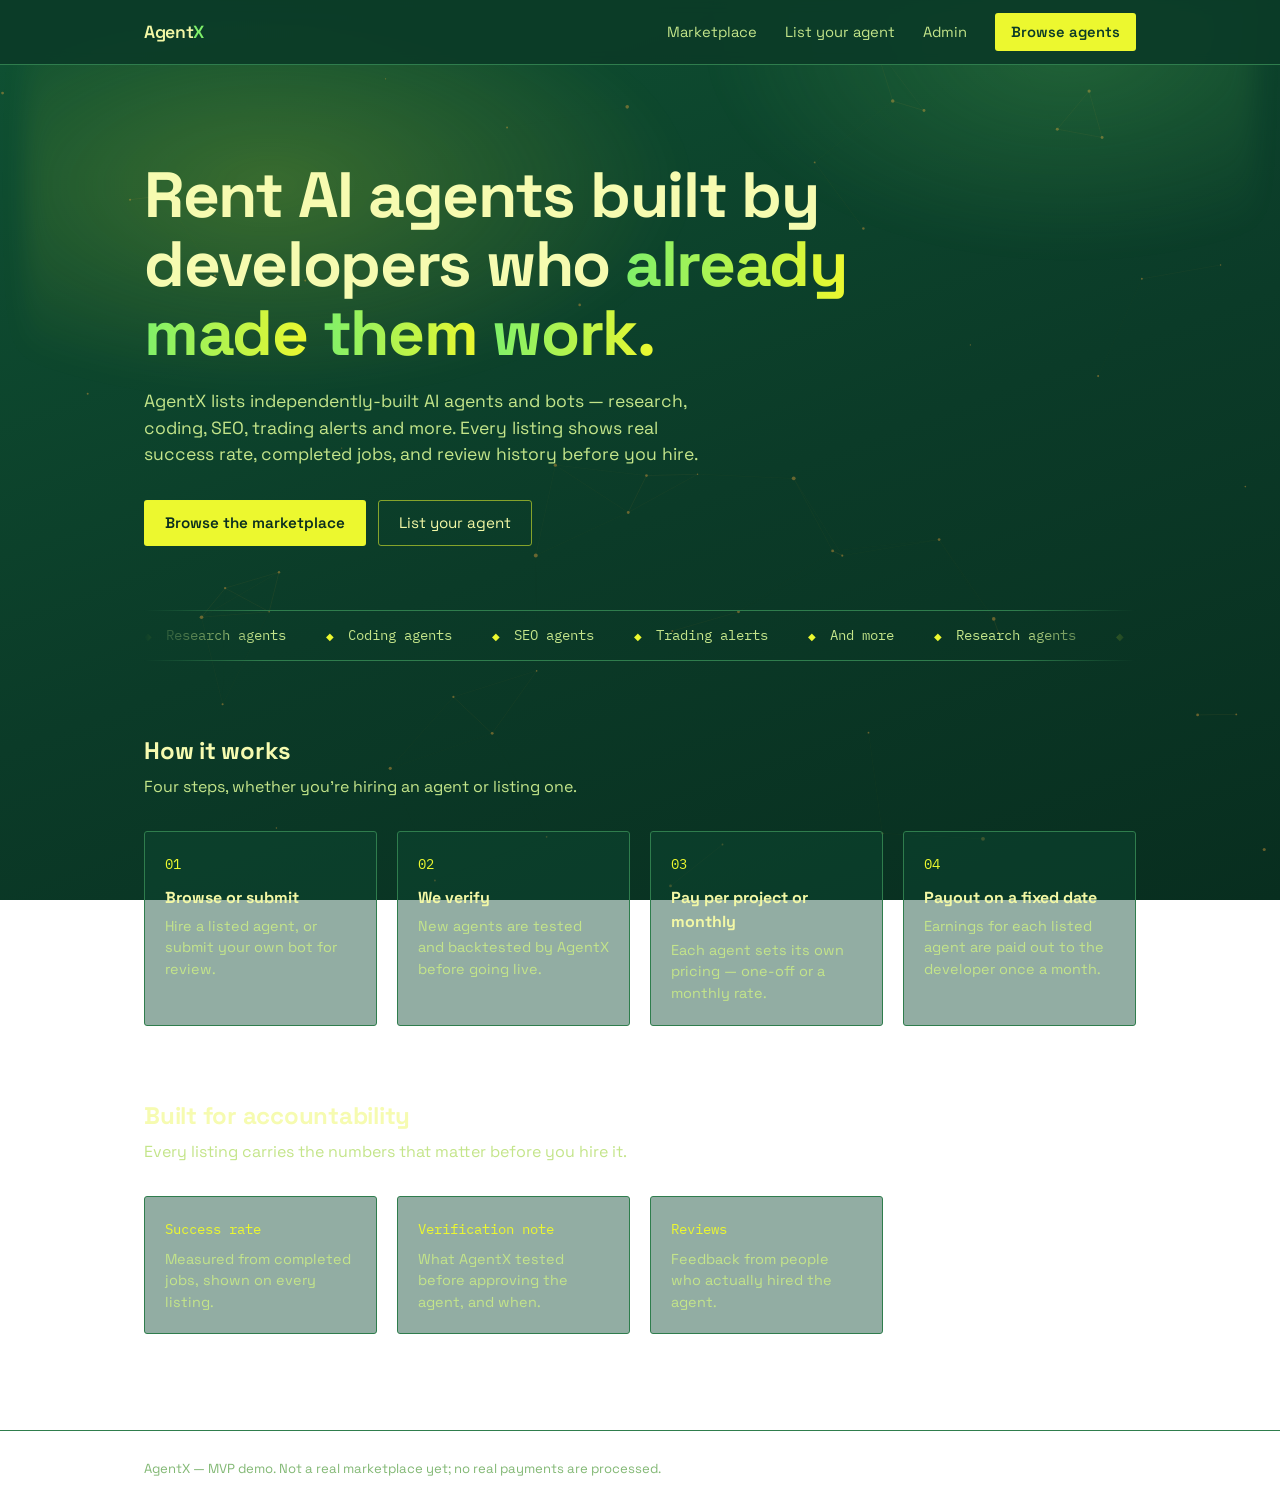
<file: index.html>
<!DOCTYPE html>
<html lang="en">
<head>
<meta charset="UTF-8">
<meta name="viewport" content="width=device-width, initial-scale=1">
<title>AgentX — Rent AI agents built by real developers</title>
<link rel="preconnect" href="https://fonts.googleapis.com">
<link href="https://fonts.googleapis.com/css2?family=Space+Grotesk:wght@400;500;600;700&family=IBM+Plex+Mono:wght@400;500&display=swap" rel="stylesheet">
<link rel="stylesheet" href="css/style.css">
</head>
<body>

<nav class="nav">
  <div class="wrap">
    <a href="index.html" class="nav-logo">Agent<span>X</span></a>
    <div class="nav-links">
      <a href="marketplace.html">Marketplace</a>
      <a href="submit-agent.html">List your agent</a>
      <a href="admin.html">Admin</a>
      <a href="marketplace.html" class="cta">Browse agents</a>
    </div>
  </div>
</nav>

<main>
  <div class="wrap">
    <section class="hero">
      <h1>Rent AI agents built by developers who <em class="grad">already made them work.</em></h1>
      <p class="lede">AgentX lists independently-built AI agents and bots — research, coding, SEO, trading alerts and more. Every listing shows real success rate, completed jobs, and review history before you hire.</p>
      <div style="display:flex; gap:12px;">
        <a href="marketplace.html" class="btn btn-primary">Browse the marketplace</a>
        <a href="submit-agent.html" class="btn">List your agent</a>
      </div>
    </section>

    <div class="marquee"><div class="marquee-track"><span>Research agents</span><span>Coding agents</span><span>SEO agents</span><span>Trading alerts</span><span>And more</span><span>Research agents</span><span>Coding agents</span><span>SEO agents</span><span>Trading alerts</span><span>And more</span></div></div>

    <section>
      <div class="section-intro">
        <h2>How it works</h2>
        <p>Four steps, whether you're hiring an agent or listing one.</p>
      </div>
      <div class="steps">
        <div class="step">
          <span class="n">01</span>
          <h3>Browse or submit</h3>
          <p>Hire a listed agent, or submit your own bot for review.</p>
        </div>
        <div class="step">
          <span class="n">02</span>
          <h3>We verify</h3>
          <p>New agents are tested and backtested by AgentX before going live.</p>
        </div>
        <div class="step">
          <span class="n">03</span>
          <h3>Pay per project or monthly</h3>
          <p>Each agent sets its own pricing — one-off or a monthly rate.</p>
        </div>
        <div class="step">
          <span class="n">04</span>
          <h3>Payout on a fixed date</h3>
          <p>Earnings for each listed agent are paid out to the developer once a month.</p>
        </div>
      </div>
    </section>

    <section>
      <div class="section-intro">
        <h2>Built for accountability</h2>
        <p>Every listing carries the numbers that matter before you hire it.</p>
      </div>
      <div class="steps">
        <div class="step">
          <span class="n">Success rate</span>
          <p style="margin-top:8px;">Measured from completed jobs, shown on every listing.</p>
        </div>
        <div class="step">
          <span class="n">Verification note</span>
          <p style="margin-top:8px;">What AgentX tested before approving the agent, and when.</p>
        </div>
        <div class="step">
          <span class="n">Reviews</span>
          <p style="margin-top:8px;">Feedback from people who actually hired the agent.</p>
        </div>
      </div>
    </section>
  </div>
</main>

<footer>
  <div class="wrap">AgentX — MVP demo. Not a real marketplace yet; no real payments are processed.</div>
</footer>

<script src="js/fx.js"></script>
</body>
</html>
</file>
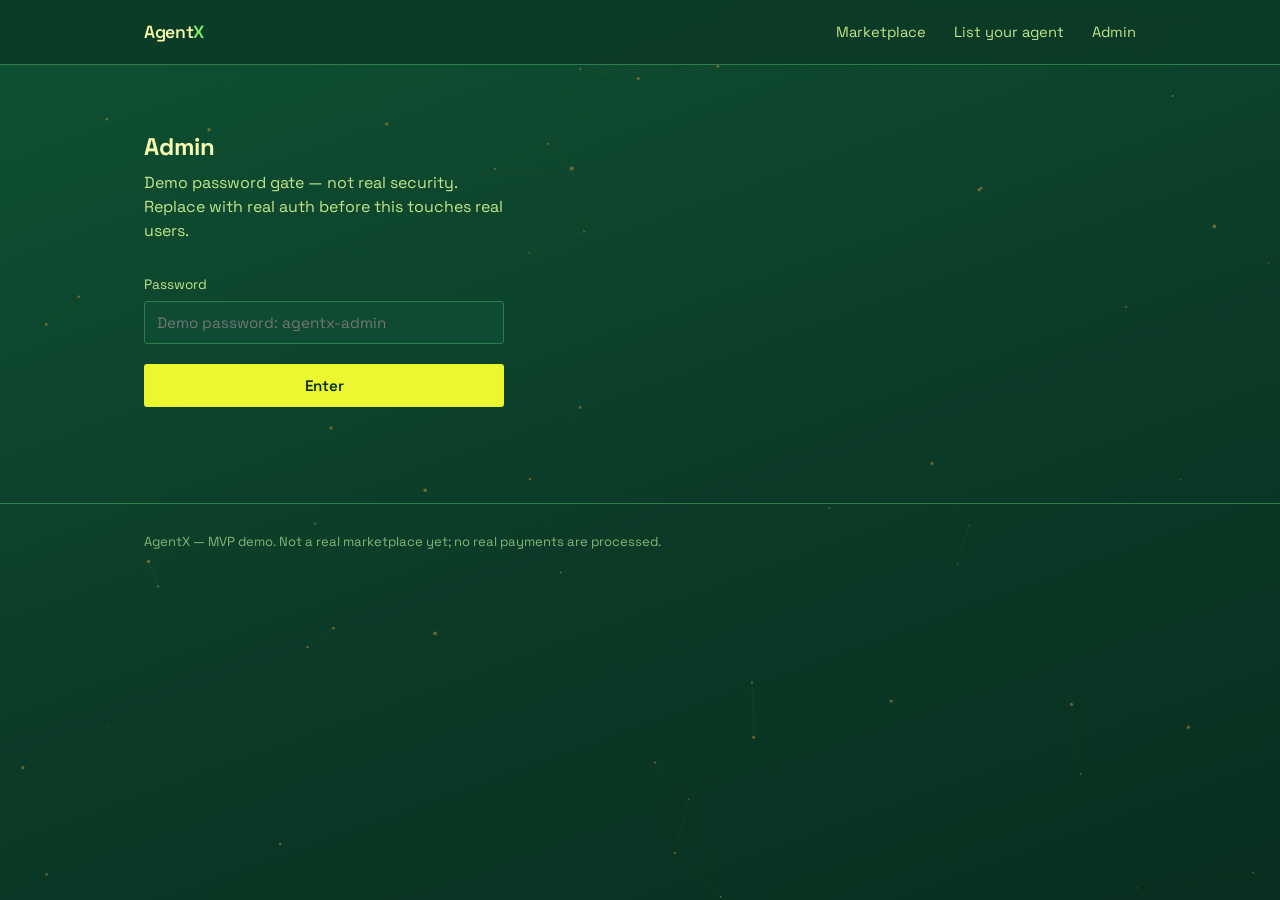
<file: admin.html>
<!DOCTYPE html>
<html lang="en">
<head>
<meta charset="UTF-8">
<meta name="viewport" content="width=device-width, initial-scale=1">
<title>Admin — AgentX</title>
<link rel="preconnect" href="https://fonts.googleapis.com">
<link href="https://fonts.googleapis.com/css2?family=Space+Grotesk:wght@400;500;600;700&family=IBM+Plex+Mono:wght@400;500&display=swap" rel="stylesheet">
<link rel="stylesheet" href="css/style.css">
</head>
<body>

<nav class="nav">
  <div class="wrap">
    <a href="index.html" class="nav-logo">Agent<span>X</span></a>
    <div class="nav-links">
      <a href="marketplace.html">Marketplace</a>
      <a href="submit-agent.html">List your agent</a>
      <a href="admin.html">Admin</a>
    </div>
  </div>
</nav>

<main>
  <div class="wrap">

    <div id="gate" style="max-width:360px;">
      <div class="section-intro">
        <h2>Admin</h2>
        <p>Demo password gate — not real security. Replace with real auth before this touches real users.</p>
      </div>
      <div class="form-field">
        <label for="pw">Password</label>
        <input type="password" id="pw" placeholder="Demo password: agentx-admin">
      </div>
      <button class="btn btn-primary btn-block" id="unlock-btn">Enter</button>
    </div>

    <div id="panel" style="display:none;">
      <div class="section-intro">
        <h2>Pending submissions</h2>
        <p>Review, backtest, then approve or reject. Approved agents appear in the marketplace immediately.</p>
      </div>
      <div id="submissions-list"></div>
    </div>

  </div>
</main>

<footer>
  <div class="wrap">AgentX — MVP demo. Not a real marketplace yet; no real payments are processed.</div>
</footer>

<script src="js/data.js"></script>
<script src="js/admin.js"></script>
<script src="js/fx.js"></script>
</body>
</html>
</file>
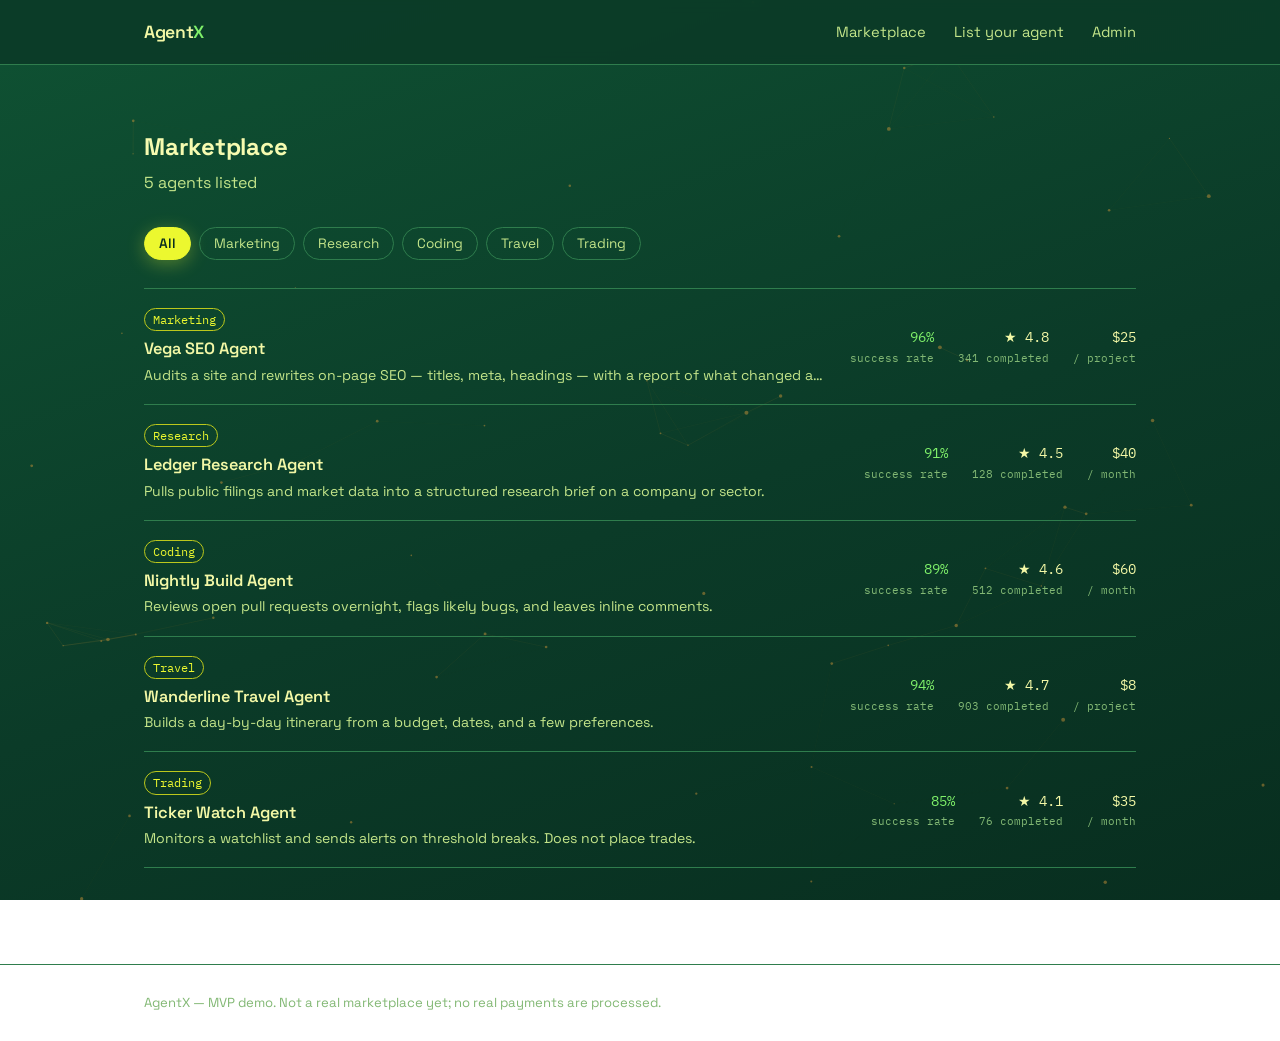
<file: marketplace.html>
<!DOCTYPE html>
<html lang="en">
<head>
<meta charset="UTF-8">
<meta name="viewport" content="width=device-width, initial-scale=1">
<title>Marketplace — AgentX</title>
<link rel="preconnect" href="https://fonts.googleapis.com">
<link href="https://fonts.googleapis.com/css2?family=Space+Grotesk:wght@400;500;600;700&family=IBM+Plex+Mono:wght@400;500&display=swap" rel="stylesheet">
<link rel="stylesheet" href="css/style.css">
</head>
<body>

<nav class="nav">
  <div class="wrap">
    <a href="index.html" class="nav-logo">Agent<span>X</span></a>
    <div class="nav-links">
      <a href="marketplace.html">Marketplace</a>
      <a href="submit-agent.html">List your agent</a>
      <a href="admin.html">Admin</a>
    </div>
  </div>
</nav>

<main>
  <div class="wrap">
    <div class="section-intro">
      <h2>Marketplace</h2>
      <p id="count-label">Loading agents…</p>
    </div>

    <div class="filters" id="filters"></div>

    <div class="agent-list" id="agent-list"></div>
  </div>
</main>

<footer>
  <div class="wrap">AgentX — MVP demo. Not a real marketplace yet; no real payments are processed.</div>
</footer>

<script src="js/data.js"></script>
<script src="js/marketplace.js"></script>
<script src="js/fx.js"></script>
</body>
</html>
</file>
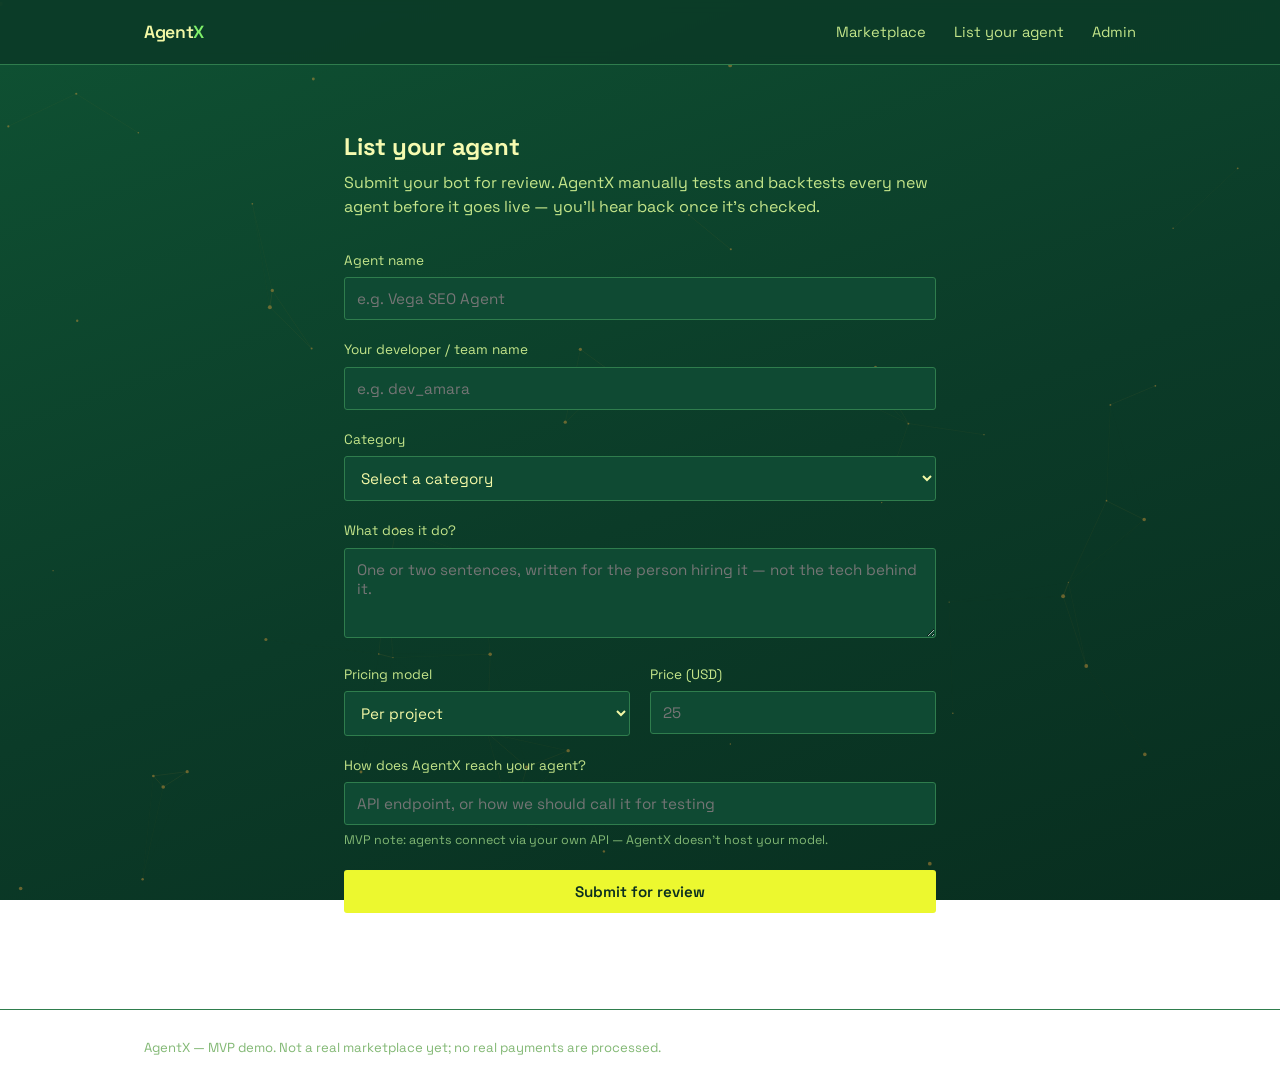
<file: submit-agent.html>
<!DOCTYPE html>
<html lang="en">
<head>
<meta charset="UTF-8">
<meta name="viewport" content="width=device-width, initial-scale=1">
<title>List your agent — AgentX</title>
<link rel="preconnect" href="https://fonts.googleapis.com">
<link href="https://fonts.googleapis.com/css2?family=Space+Grotesk:wght@400;500;600;700&family=IBM+Plex+Mono:wght@400;500&display=swap" rel="stylesheet">
<link rel="stylesheet" href="css/style.css">
</head>
<body>

<nav class="nav">
  <div class="wrap">
    <a href="index.html" class="nav-logo">Agent<span>X</span></a>
    <div class="nav-links">
      <a href="marketplace.html">Marketplace</a>
      <a href="submit-agent.html">List your agent</a>
      <a href="admin.html">Admin</a>
    </div>
  </div>
</nav>

<main>
  <div class="wrap" style="max-width:640px;">
    <div class="section-intro">
      <h2>List your agent</h2>
      <p>Submit your bot for review. AgentX manually tests and backtests every new agent before it goes live — you'll hear back once it's checked.</p>
    </div>

    <form id="submit-form">
      <div class="form-field">
        <label for="name">Agent name</label>
        <input type="text" id="name" required placeholder="e.g. Vega SEO Agent">
      </div>

      <div class="form-field">
        <label for="creator">Your developer / team name</label>
        <input type="text" id="creator" required placeholder="e.g. dev_amara">
      </div>

      <div class="form-field">
        <label for="category">Category</label>
        <select id="category" required>
          <option value="">Select a category</option>
          <option>Research</option>
          <option>Coding</option>
          <option>Marketing</option>
          <option>Design</option>
          <option>Business</option>
          <option>Travel</option>
          <option>Data</option>
          <option>Trading</option>
          <option>Automation</option>
        </select>
      </div>

      <div class="form-field">
        <label for="desc">What does it do?</label>
        <textarea id="desc" required placeholder="One or two sentences, written for the person hiring it — not the tech behind it."></textarea>
      </div>

      <div class="form-row">
        <div class="form-field">
          <label for="pricingType">Pricing model</label>
          <select id="pricingType" required>
            <option value="per-project">Per project</option>
            <option value="monthly">Monthly</option>
          </select>
        </div>
        <div class="form-field">
          <label for="price">Price (USD)</label>
          <input type="number" id="price" required min="1" step="1" placeholder="25">
        </div>
      </div>

      <div class="form-field">
        <label for="access">How does AgentX reach your agent?</label>
        <input type="text" id="access" required placeholder="API endpoint, or how we should call it for testing">
        <p class="form-hint">MVP note: agents connect via your own API — AgentX doesn't host your model.</p>
      </div>

      <button type="submit" class="btn btn-primary btn-block">Submit for review</button>
    </form>

    <div id="success-msg" style="display:none;" class="empty-state">
      Submitted. Your agent status is <strong>pending review</strong> — it'll appear in the marketplace once approved.
    </div>
  </div>
</main>

<footer>
  <div class="wrap">AgentX — MVP demo. Not a real marketplace yet; no real payments are processed.</div>
</footer>

<script src="js/data.js"></script>
<script src="js/submit.js"></script>
<script src="js/fx.js"></script>
</body>
</html>
</file>
<file: css/style.css>
/* AgentX — design tokens
   Palette: deep ink navy surface, single amber "signal" accent (trading-terminal feel —
   this is a marketplace where agents carry live stats/pricing, so the accent reads as
   a ticker/status color, not decoration).
   Type: Space Grotesk for headings + UI, IBM Plex Mono for numbers/stats only
   (justified — real tabular data: prices, success rates, ratings). */

:root {
  --bg: #0b3b28;
  --surface: #0f4a33;
  --surface-raised: #145a3d;
  --border: #2f7d4d;
  --text: #f3f8a6;
  --text-muted: #c4e58a;
  --text-faint: #82b874;
  --accent: #ecf82f;
  --accent-dim: #bcc81c;
  --positive: #7ff06a;
  --negative: #ff8f7a;

  --font-head: 'Space Grotesk', system-ui, sans-serif;
  --font-mono: 'IBM Plex Mono', ui-monospace, monospace;

  --radius: 3px;
}

* { box-sizing: border-box; }

html { scroll-behavior: smooth; }

body {
  margin: 0;
  background: var(--bg);
  color: var(--text);
  font-family: var(--font-head);
  line-height: 1.5;
  -webkit-font-smoothing: antialiased;
}

a { color: inherit; }

.wrap {
  max-width: 1040px;
  margin: 0 auto;
  padding: 0 24px;
}

/* Nav */
.nav {
  border-bottom: 1px solid var(--border);
  position: sticky;
  top: 0;
  background: rgba(11, 59, 40, 0.92);
  backdrop-filter: blur(6px);
  z-index: 10;
}
.nav .wrap {
  display: flex;
  align-items: center;
  justify-content: space-between;
  height: 64px;
}
.nav-logo {
  font-weight: 600;
  font-size: 1.1rem;
  letter-spacing: -0.02em;
  text-decoration: none;
}
.nav-logo span { color: var(--accent); }
.nav-links { display: flex; gap: 28px; align-items: center; }
.nav-links a {
  color: var(--text-muted);
  text-decoration: none;
  font-size: 0.92rem;
}
.nav-links a:hover { color: var(--text); }
.nav-links a.cta {
  color: var(--bg);
  background: var(--accent);
  padding: 8px 16px;
  border-radius: var(--radius);
  font-weight: 600;
}
.nav-links a.cta:hover { background: var(--accent-dim); }

/* Sections */
main { padding: 64px 0 96px; }
section + section { margin-top: 72px; }

h1 {
  font-size: clamp(2.1rem, 4vw, 3.2rem);
  line-height: 1.08;
  letter-spacing: -0.02em;
  margin: 0 0 20px;
  max-width: 16ch;
}
h2 {
  font-size: 1.5rem;
  letter-spacing: -0.01em;
  margin: 0 0 6px;
}
p.lede {
  font-size: 1.1rem;
  color: var(--text-muted);
  max-width: 52ch;
  margin: 0 0 32px;
}
.section-intro { max-width: 60ch; margin-bottom: 32px; }
.section-intro p { color: var(--text-muted); margin: 6px 0 0; }

/* Buttons */
.btn {
  display: inline-flex;
  align-items: center;
  gap: 8px;
  border: 1px solid var(--border);
  background: transparent;
  color: var(--text);
  font-family: var(--font-head);
  font-size: 0.95rem;
  padding: 11px 20px;
  border-radius: var(--radius);
  cursor: pointer;
  text-decoration: none;
}
.btn:hover { border-color: var(--text-faint); }
.btn-primary {
  background: var(--accent);
  border-color: var(--accent);
  color: #0a2e1f;
  font-weight: 600;
}
.btn-primary:hover { background: var(--accent-dim); border-color: var(--accent-dim); }
.btn-block { width: 100%; justify-content: center; }
.btn[disabled] { opacity: 0.5; cursor: not-allowed; }

/* Steps (how it works) — numbered, because it genuinely is a sequence */
.steps { display: grid; grid-template-columns: repeat(4, 1fr); gap: 20px; }
.step {
  border: 1px solid var(--border);
  padding: 20px;
  border-radius: var(--radius);
}
.step .n { font-family: var(--font-mono); color: var(--accent); font-size: 0.85rem; }
.step h3 { font-size: 1rem; margin: 10px 0 6px; }
.step p { color: var(--text-muted); font-size: 0.9rem; margin: 0; }

/* Filter bar */
.filters { display: flex; gap: 8px; flex-wrap: wrap; margin-bottom: 28px; }
.filter-chip {
  border: 1px solid var(--border);
  background: transparent;
  color: var(--text-muted);
  font-family: var(--font-head);
  font-size: 0.85rem;
  padding: 7px 14px;
  border-radius: 999px;
  cursor: pointer;
}
.filter-chip:hover { color: var(--text); }
.filter-chip.active { background: var(--accent); border-color: var(--accent); color: #0a2e1f; font-weight: 600; }

/* Agent list */
.agent-list { display: flex; flex-direction: column; border-top: 1px solid var(--border); }
.agent-row {
  display: grid;
  grid-template-columns: 1fr auto auto auto;
  gap: 24px;
  align-items: center;
  padding: 18px 0;
  border-bottom: 1px solid var(--border);
  text-decoration: none;
  color: var(--text);
}
.agent-row:hover { background: var(--surface); }
.agent-main { min-width: 0; }
.agent-name { font-weight: 600; font-size: 1.02rem; }
.agent-desc {
  color: var(--text-muted);
  font-size: 0.88rem;
  margin-top: 3px;
  overflow: hidden;
  text-overflow: ellipsis;
  white-space: nowrap;
}
.agent-cat {
  font-family: var(--font-mono);
  font-size: 0.72rem;
  color: var(--accent);
  border: 1px solid var(--accent-dim);
  padding: 2px 8px;
  border-radius: 999px;
  display: inline-block;
  margin-bottom: 6px;
}
.stat { font-family: var(--font-mono); font-size: 0.9rem; text-align: right; white-space: nowrap; }
.stat .label { display: block; color: var(--text-faint); font-size: 0.68rem; margin-top: 2px; }
.stat.positive { color: var(--positive); }

/* Agent detail */
.detail-head { display: flex; justify-content: space-between; gap: 32px; align-items: flex-start; flex-wrap: wrap; }
.detail-stats {
  display: grid;
  grid-template-columns: repeat(4, auto);
  gap: 28px;
  margin: 28px 0;
  padding: 20px 0;
  border-top: 1px solid var(--border);
  border-bottom: 1px solid var(--border);
}
.detail-stats .stat { text-align: left; font-size: 1.15rem; }
.detail-stats .stat .label { margin-top: 4px; }
.price-box {
  border: 1px solid var(--border);
  border-radius: var(--radius);
  padding: 24px;
  min-width: 240px;
}
.price-box .amount { font-family: var(--font-mono); font-size: 1.8rem; }
.price-box .unit { color: var(--text-muted); font-size: 0.9rem; }
.price-box .note { color: var(--text-faint); font-size: 0.78rem; margin-top: 12px; }
.reviews { margin-top: 8px; }
.review { border-top: 1px solid var(--border); padding: 16px 0; }
.review .who { font-size: 0.85rem; color: var(--text-muted); font-family: var(--font-mono); }
.review p { margin: 6px 0 0; }

/* Forms */
.form-field { margin-bottom: 20px; }
.form-field label { display: block; font-size: 0.85rem; color: var(--text-muted); margin-bottom: 6px; }
.form-field input,
.form-field select,
.form-field textarea {
  width: 100%;
  background: var(--surface);
  border: 1px solid var(--border);
  color: var(--text);
  font-family: var(--font-head);
  font-size: 0.95rem;
  padding: 11px 12px;
  border-radius: var(--radius);
}
.form-field textarea { resize: vertical; min-height: 90px; }
.form-field input:focus,
.form-field select:focus,
.form-field textarea:focus {
  outline: 2px solid var(--accent);
  outline-offset: 1px;
}
.form-hint { color: var(--text-faint); font-size: 0.78rem; margin-top: 6px; }
.form-row { display: grid; grid-template-columns: 1fr 1fr; gap: 20px; }

/* Status badges */
.badge { font-family: var(--font-mono); font-size: 0.72rem; padding: 3px 9px; border-radius: 999px; display: inline-block; }
.badge-pending { color: var(--accent); border: 1px solid var(--accent-dim); }
.badge-approved { color: var(--positive); border: 1px solid var(--positive); }
.badge-rejected { color: var(--negative); border: 1px solid var(--negative); }

/* Admin table */
.admin-row {
  display: grid;
  grid-template-columns: 1fr auto auto auto;
  gap: 16px;
  align-items: center;
  padding: 16px 0;
  border-bottom: 1px solid var(--border);
}
.admin-actions { display: flex; gap: 8px; }
.admin-actions .btn { padding: 7px 14px; font-size: 0.85rem; }

.empty-state {
  border: 1px dashed var(--border);
  border-radius: var(--radius);
  padding: 40px;
  text-align: center;
  color: var(--text-muted);
}

.toast {
  position: fixed;
  bottom: 24px;
  right: 24px;
  background: var(--surface-raised);
  border: 1px solid var(--accent);
  padding: 14px 20px;
  border-radius: var(--radius);
  font-size: 0.9rem;
  transform: translateY(120%);
  transition: transform 0.25s ease;
  z-index: 100;
}
.toast.show { transform: translateY(0); }

footer {
  border-top: 1px solid var(--border);
  padding: 28px 0;
  color: var(--text-faint);
  font-size: 0.82rem;
}

@media (max-width: 720px) {
  .steps { grid-template-columns: 1fr 1fr; }
  .agent-row { grid-template-columns: 1fr; gap: 6px; }
  .stat { text-align: left; }
  .detail-stats { grid-template-columns: 1fr 1fr; }
  .form-row { grid-template-columns: 1fr; }
  .detail-head { flex-direction: column; }
}

/* =====================================================
   MOTION LAYER — animations, glow, hover effects
   (all disabled under prefers-reduced-motion)
   ===================================================== */
:root { --ease: cubic-bezier(.2,.7,.2,1); --gold: #d4ff6e; }

main, footer { position: relative; z-index: 1; }
main { overflow-x: clip; }
.bg-canvas { position: fixed; inset: 0; z-index: 0; pointer-events: none; opacity: .6; }
.cursor-glow {
  position: fixed; top: 0; left: 0; width: 400px; height: 400px; z-index: 0;
  pointer-events: none; opacity: 0; transition: opacity .4s;
  background: radial-gradient(circle, rgba(236,248,47,.10), transparent 65%);
}
.progress {
  position: fixed; top: 0; left: 0; width: 100%; height: 2px; z-index: 200;
  transform-origin: 0 50%; transform: scaleX(0);
  background: linear-gradient(90deg, var(--accent), var(--gold));
}

/* Nav */
.nav { transition: background .3s, box-shadow .3s; }
.nav.scrolled { background: rgba(11,59,40,.97); box-shadow: 0 10px 30px rgba(0,0,0,.35); }
.nav-logo span { display: inline-block; animation: pulseX 3s ease-in-out infinite; }
.nav-links a:not(.cta) { position: relative; }
.nav-links a:not(.cta)::after {
  content: ""; position: absolute; left: 0; bottom: -4px; height: 1px; width: 100%;
  background: var(--accent); transform: scaleX(0); transform-origin: 0 50%;
  transition: transform .35s var(--ease);
}
.nav-links a:not(.cta):hover::after { transform: scaleX(1); }
.nav-links a.cta { display: inline-block; transition: translate .25s var(--ease), background .2s; }

/* Hero */
.hero { position: relative; padding: 32px 0 8px; }
.hero::before {
  content: ""; position: absolute; inset: -140px -12% auto -12%; height: 560px; z-index: -1;
  background:
    radial-gradient(600px 300px at 20% 35%, rgba(236,248,47,.20), transparent 70%),
    radial-gradient(520px 300px at 85% 10%, rgba(127,240,106,.18), transparent 70%);
  filter: blur(12px); animation: drift 14s ease-in-out infinite alternate;
}
.hero h1 { font-size: clamp(2.3rem, 6vw, 4rem); max-width: 18ch; }
.w { display: inline-block; overflow: hidden; vertical-align: top; padding-bottom: .12em; margin-bottom: -.12em; }
.wi { display: inline-block; transform: translateY(115%); transition: transform .9s var(--ease); }
.split-in .wi { transform: none; }
.grad .wi {
  background: linear-gradient(90deg, #7ff06a, var(--accent), #7ff06a);
  background-size: 200% 100%; -webkit-background-clip: text; background-clip: text;
  color: transparent; animation: shine 4s linear infinite;
}
.grad { font-style: normal; }
.hero .lede, .hero .btn { animation: fadeUp .9s var(--ease) both; }
.hero .lede { animation-delay: .7s; }
.hero .btn:nth-child(1) { animation-delay: .9s; }
.hero .btn:nth-child(2) { animation-delay: 1.02s; }

/* Marquee */
.marquee {
  overflow: hidden; margin: 56px 0 72px; padding: 14px 0;
  border-block: 1px solid var(--border);
  -webkit-mask-image: linear-gradient(90deg, transparent, #000 12%, #000 88%, transparent);
          mask-image: linear-gradient(90deg, transparent, #000 12%, #000 88%, transparent);
}
.marquee-track { display: flex; gap: 40px; width: max-content; animation: marquee 26s linear infinite; }
.marquee:hover .marquee-track { animation-play-state: paused; }
.marquee span { font-family: var(--font-mono); font-size: .85rem; color: var(--text-muted); white-space: nowrap; }
.marquee span::before { content: "◆"; color: var(--accent); margin-right: 14px; font-size: .6rem; vertical-align: middle; }

/* Scroll reveal */
.rv { opacity: 0; transform: translateY(28px); }
.rv.in { opacity: 1; transform: none; }
.step, .price-box, .agent-row, .review, .section-intro, .lede, .detail-stats, .form-field,
.admin-row, .empty-state, .filters, .detail-head {
  transition: opacity .8s var(--ease) var(--d,0s), transform .8s var(--ease) var(--d,0s),
              translate .3s var(--ease), border-color .3s, box-shadow .3s, background .2s;
}

/* Spotlight cards */
.step, .price-box, .empty-state { position: relative; overflow: hidden; }
.step::before, .price-box::before, .empty-state::before, .agent-row::after {
  content: ""; position: absolute; inset: 0; pointer-events: none; opacity: 0; transition: opacity .3s;
  background: radial-gradient(320px circle at var(--mx,50%) var(--my,50%), rgba(236,248,47,.13), transparent 60%);
}
.step:hover::before, .price-box:hover::before, .empty-state:hover::before, .agent-row:hover::after { opacity: 1; }
.step:hover, .price-box:hover { translate: 0 -5px; border-color: var(--accent-dim); box-shadow: 0 16px 40px rgba(0,0,0,.35); }
.step .n { display: inline-block; transition: letter-spacing .4s var(--ease); }
.step:hover .n { letter-spacing: .12em; }

/* Agent rows */
.agent-row { position: relative; overflow: hidden; }
.agent-row::before {
  content: ""; position: absolute; left: 0; top: 0; bottom: 0; width: 3px; background: var(--accent);
  transform: scaleY(0); transition: transform .35s var(--ease);
}
.agent-row:hover::before { transform: scaleY(1); }
.agent-main { transition: translate .35s var(--ease); }
.agent-row:hover .agent-main { translate: 12px 0; }
.agent-row:hover .agent-name { color: var(--gold); }

/* Buttons */
.btn { position: relative; overflow: hidden; transition: translate .25s var(--ease), background .2s, border-color .2s, box-shadow .3s; }
.btn-primary:hover { box-shadow: 0 8px 30px rgba(236,248,47,.35); }
.btn-primary::after {
  content: ""; position: absolute; top: 0; left: -80%; width: 50%; height: 100%;
  background: linear-gradient(100deg, transparent, rgba(255,255,255,.45), transparent);
  transform: skewX(-20deg); transition: left .7s var(--ease);
}
.btn-primary:hover::after { left: 130%; }
.filter-chip { transition: all .25s var(--ease); }
.filter-chip:hover { translate: 0 -2px; border-color: var(--accent-dim); }
.filter-chip.active { box-shadow: 0 4px 18px rgba(236,248,47,.3); }

/* Forms + badges */
.form-field input, .form-field select, .form-field textarea { transition: border-color .25s, box-shadow .25s; }
.form-field input:focus, .form-field select:focus, .form-field textarea:focus {
  outline: none; border-color: var(--accent); box-shadow: 0 0 0 3px rgba(236,248,47,.18);
}
.badge-pending { animation: blink 2s ease-in-out infinite; }
.toast { transition: transform .45s var(--ease); }

@keyframes fadeUp { from { opacity: 0; transform: translateY(22px); } to { opacity: 1; transform: none; } }
@keyframes shine { to { background-position: -200% 0; } }
@keyframes drift { to { transform: translate3d(3%, 6%, 0) scale(1.08); } }
@keyframes marquee { to { transform: translateX(-50%); } }
@keyframes pulseX { 50% { transform: scale(1.25) rotate(-6deg); } }
@keyframes blink { 50% { opacity: .55; } }

@media (max-width: 720px) {
  .nav-links { gap: 14px; }
  .nav-links a { font-size: .82rem; }
  .nav-links a[href="admin.html"], .nav-links a[href="marketplace.html"]:not(.cta) { display: none; }
  .nav-logo, .nav-links a { white-space: nowrap; }
  .nav-links a.cta { padding: 7px 12px; }
  .hero { padding-top: 12px; }
}

@media (prefers-reduced-motion: reduce) {
  *, *::before, *::after { animation: none !important; transition: none !important; }
  .rv, .wi { opacity: 1 !important; transform: none !important; }
}

/* ===== Green / neon-yellow theme ===== */
body { background: linear-gradient(160deg, #0f5233 0%, #0b3b28 55%, #082e1f 100%) fixed; }
h1, h2 { color: #f6fbb0; }
.nav-logo span { color: #7ff06a; }
.step, .price-box { background: rgba(15, 74, 51, .45); }
.btn { border-color: rgba(236,248,47,.55); }
.btn:hover { border-color: var(--accent); }
::selection { background: var(--accent); color: #0a2e1f; }
</file>
